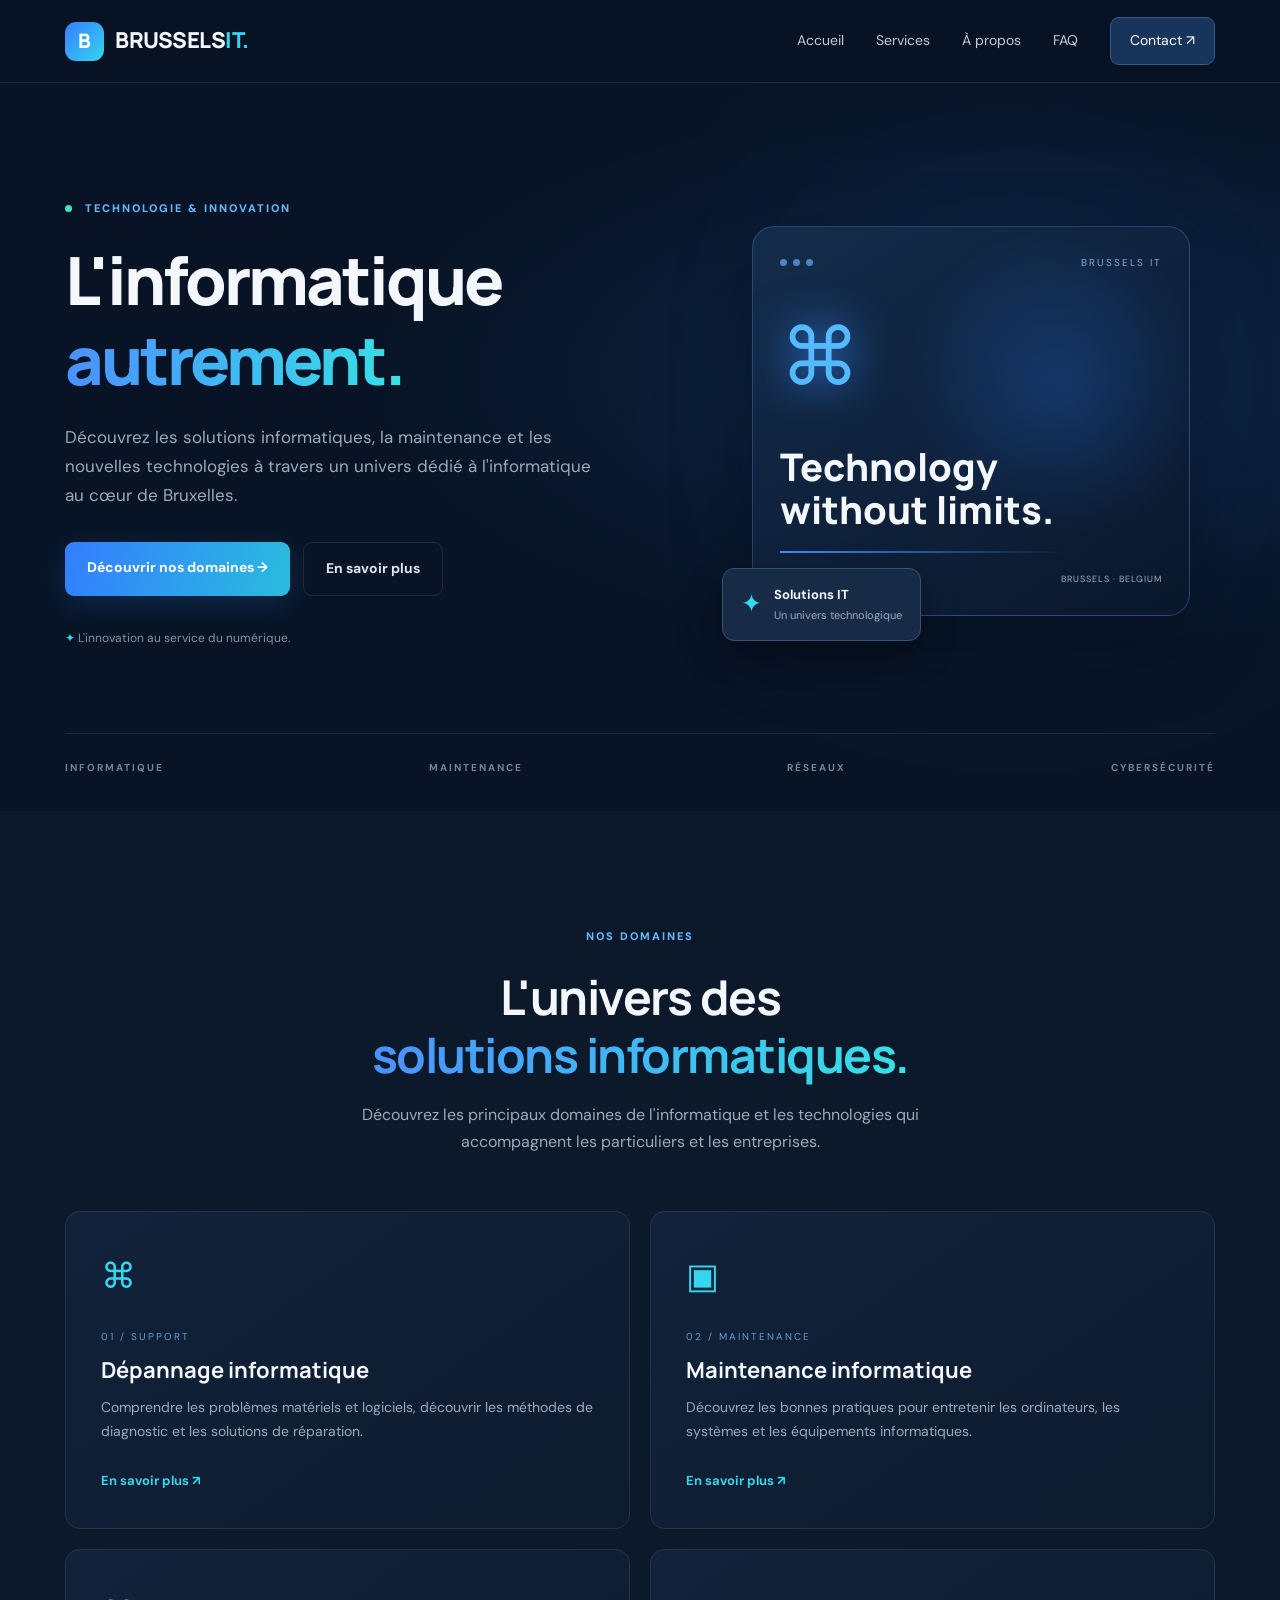
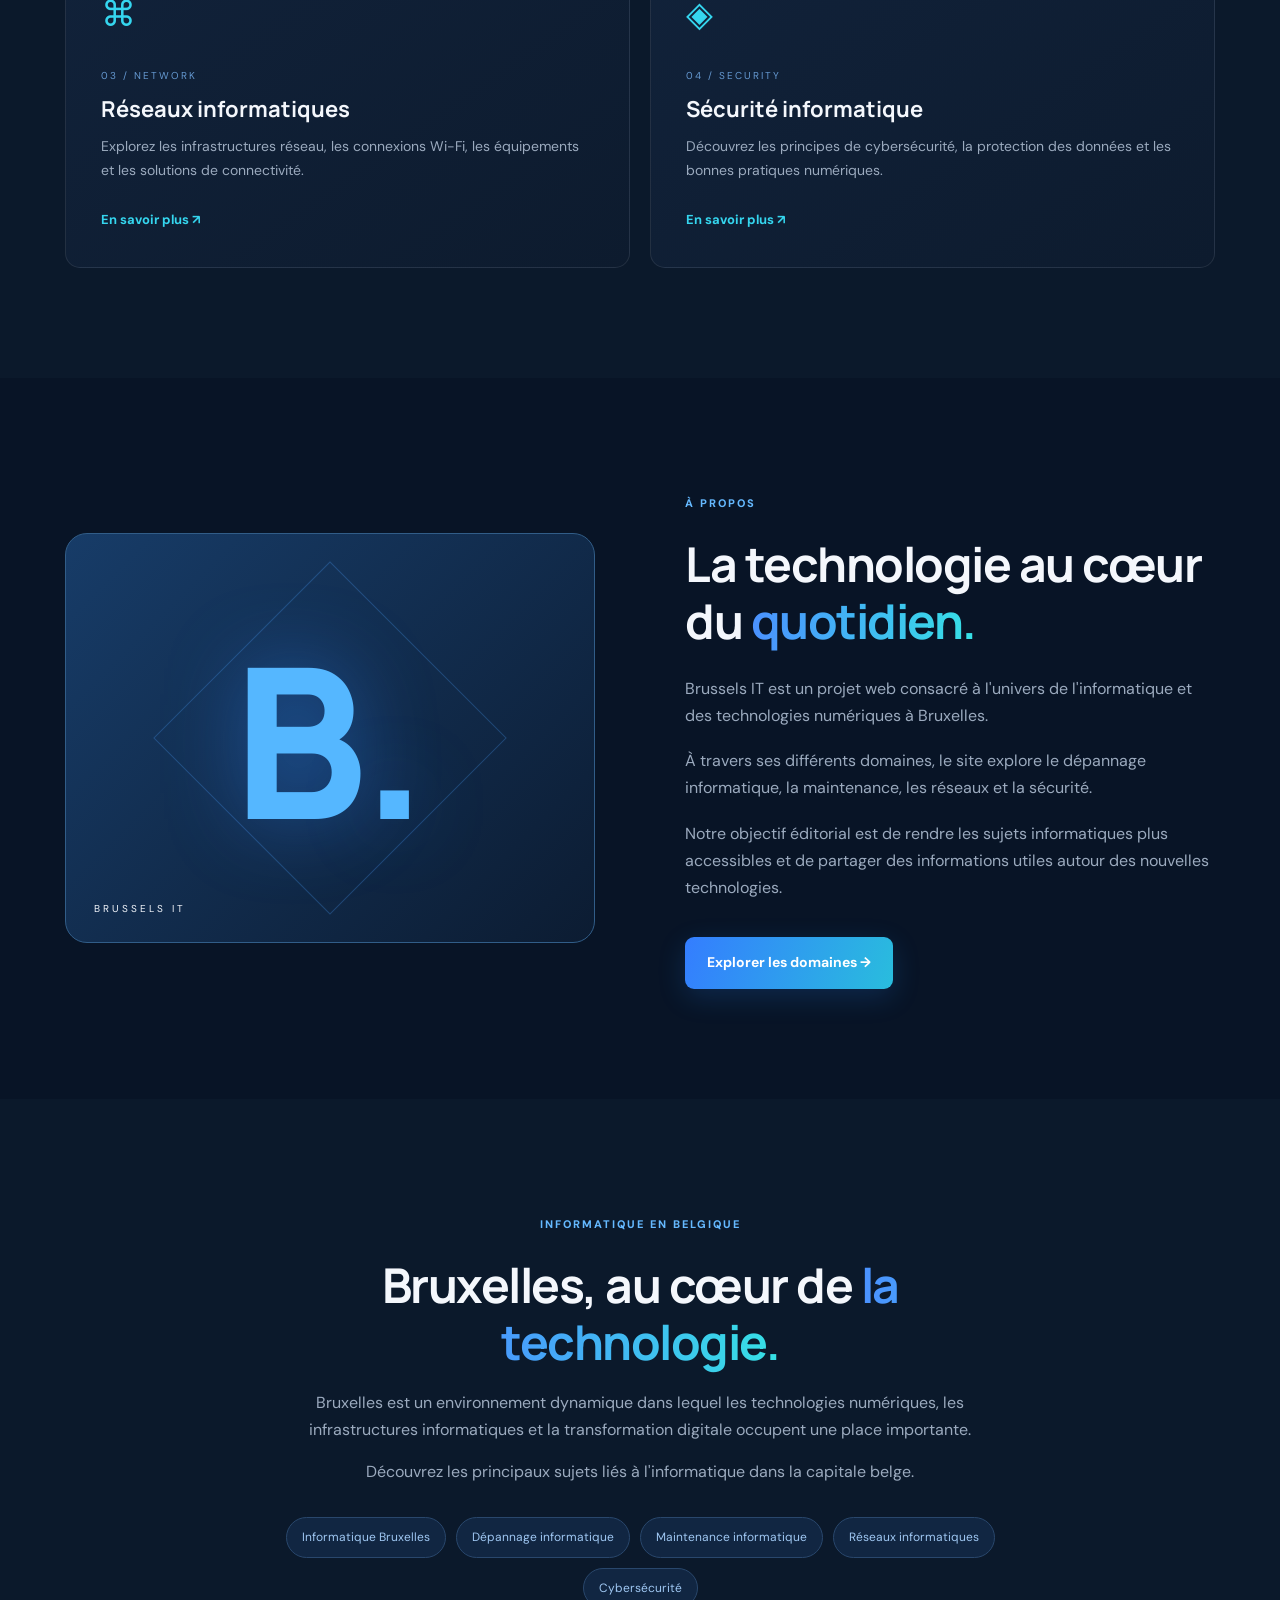
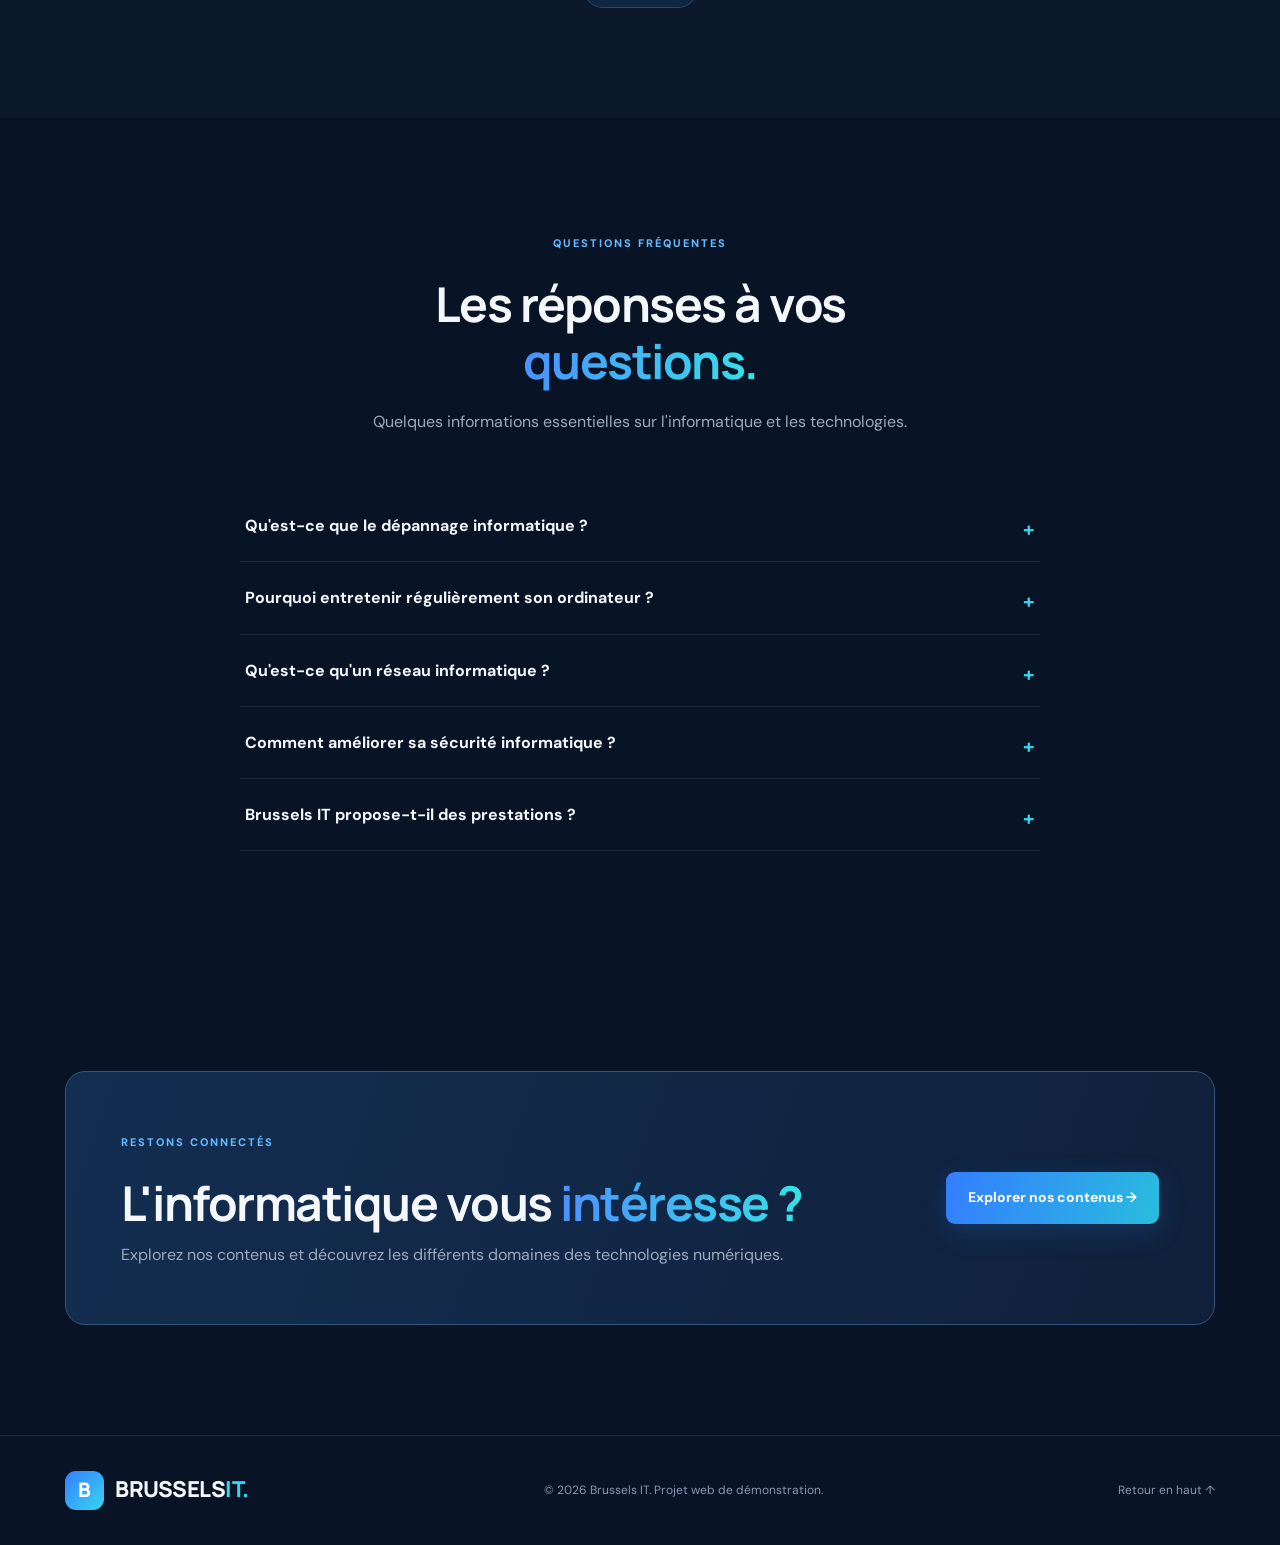
<file: index.html>
<!DOCTYPE html>
<html lang="fr-BE">

<head>
    <meta charset="UTF-8">
    <meta name="viewport" content="width=device-width, initial-scale=1.0">

    <title>Brussels IT | Informatique et technologies à Bruxelles</title>

    <meta name="description" content="Découvrez Brussels IT, un projet consacré à l'informatique, au dépannage, à la maintenance, aux réseaux et à la cybersécurité à Bruxelles.">

    <meta name="robots" content="index, follow">
    <meta name="theme-color" content="#081426">

    <link rel="canonical" href="https://TON-PSEUDO.github.io/brussels-it/">

    <meta property="og:type" content="website">
    <meta property="og:title" content="Brussels IT | Informatique à Bruxelles">
    <meta property="og:description" content="Explorez l'univers informatique, les réseaux, la maintenance et les technologies numériques à Bruxelles.">
    <meta property="og:locale" content="fr_BE">

    <link rel="stylesheet" href="style.css">

    <link rel="preconnect" href="https://fonts.googleapis.com">
    <link rel="preconnect" href="https://fonts.gstatic.com" crossorigin>

    <link href="https://fonts.googleapis.com/css2?family=DM+Sans:wght@400;500;600;700;800&family=Manrope:wght@400;500;600;700;800&display=swap" rel="stylesheet">

    <script type="application/ld+json">
    {
        "@context": "https://schema.org",
        "@type": "WebSite",
        "name": "Brussels IT",
        "description": "Projet web de démonstration consacré à l'informatique et aux technologies numériques à Bruxelles.",
        "inLanguage": "fr-BE"
    }
    </script>

</head>

<body>

    <!-- HEADER -->

    <header class="header">

        <nav class="navbar container">

            <a href="#accueil" class="logo">
                <span class="logo-icon">B</span>
                <span>BRUSSELS<span class="accent">IT.</span></span>
            </a>

            <button class="menu-toggle"
                aria-label="Ouvrir le menu"
                aria-expanded="false"
                aria-controls="navigation">
                ☰
            </button>

            <div class="nav-links" id="navigation">

                <a href="#accueil">Accueil</a>
                <a href="#services">Services</a>
                <a href="#apropos">À propos</a>
                <a href="#faq">FAQ</a>
                <a href="#contact" class="nav-button">Contact ↗</a>

            </div>

        </nav>

    </header>


    <main>

        <!-- ACCUEIL -->

        <section class="hero" id="accueil">

            <div class="hero-glow"></div>

            <div class="container hero-content">

                <div class="hero-text">

                    <span class="eyebrow">
                        <span class="status-dot"></span>
                        TECHNOLOGIE & INNOVATION
                    </span>

                    <h1>
                        L'informatique<br>
                        <span class="gradient-text">autrement.</span>
                    </h1>

                    <p>
                        Découvrez les solutions informatiques,
                        la maintenance et les nouvelles technologies
                        à travers un univers dédié à l'informatique
                        au cœur de Bruxelles.
                    </p>

                    <div class="hero-actions">

                        <a href="#services" class="btn btn-primary">
                            Découvrir nos domaines →
                        </a>

                        <a href="#apropos" class="btn btn-secondary">
                            En savoir plus
                        </a>

                    </div>

                    <div class="hero-note">
                        <span>✦</span>
                        L'innovation au service du numérique.
                    </div>

                </div>


                <div class="hero-visual">

                    <div class="main-visual">

                        <div class="visual-top">
                            <span class="visual-dot"></span>
                            <span class="visual-dot"></span>
                            <span class="visual-dot"></span>

                            <span class="visual-label">
                                BRUSSELS IT
                            </span>
                        </div>

                        <div class="visual-icon">⌘</div>

                        <div class="visual-title">
                            Technology<br>
                            without limits.
                        </div>

                        <div class="visual-line"></div>

                        <div class="visual-footer">
                            <span>TECHNOLOGY</span>
                            <span>BRUSSELS · BELGIUM</span>
                        </div>

                    </div>

                    <div class="floating-card">

                        <span class="floating-icon">✦</span>

                        <div>
                            <strong>Solutions IT</strong>
                            <small>Un univers technologique</small>
                        </div>

                    </div>

                </div>

            </div>


            <div class="hero-bottom container">

                <span>INFORMATIQUE</span>
                <span>MAINTENANCE</span>
                <span>RÉSEAUX</span>
                <span>CYBERSÉCURITÉ</span>

            </div>

        </section>


        <!-- SERVICES -->

        <section class="section services" id="services">

            <div class="container">

                <div class="section-heading">

                    <span class="eyebrow">NOS DOMAINES</span>

                    <h2>
                        L'univers des<br>
                        <span class="gradient-text">
                            solutions informatiques.
                        </span>
                    </h2>

                    <p>
                        Découvrez les principaux domaines de
                        l'informatique et les technologies qui
                        accompagnent les particuliers et les entreprises.
                    </p>

                </div>


                <div class="services-grid">

                    <article class="service-card">

                        <div class="service-icon">⌘</div>

                        <span class="service-number">01 / SUPPORT</span>

                        <h3>Dépannage informatique</h3>

                        <p>
                            Comprendre les problèmes matériels
                            et logiciels, découvrir les méthodes
                            de diagnostic et les solutions de réparation.
                        </p>

                        <a href="#contact">En savoir plus ↗</a>

                    </article>


                    <article class="service-card">

                        <div class="service-icon">▣</div>

                        <span class="service-number">02 / MAINTENANCE</span>

                        <h3>Maintenance informatique</h3>

                        <p>
                            Découvrez les bonnes pratiques pour
                            entretenir les ordinateurs, les systèmes
                            et les équipements informatiques.
                        </p>

                        <a href="#contact">En savoir plus ↗</a>

                    </article>


                    <article class="service-card">

                        <div class="service-icon">⌘</div>

                        <span class="service-number">03 / NETWORK</span>

                        <h3>Réseaux informatiques</h3>

                        <p>
                            Explorez les infrastructures réseau,
                            les connexions Wi-Fi, les équipements
                            et les solutions de connectivité.
                        </p>

                        <a href="#contact">En savoir plus ↗</a>

                    </article>


                    <article class="service-card">

                        <div class="service-icon">◈</div>

                        <span class="service-number">04 / SECURITY</span>

                        <h3>Sécurité informatique</h3>

                        <p>
                            Découvrez les principes de cybersécurité,
                            la protection des données et les
                            bonnes pratiques numériques.
                        </p>

                        <a href="#contact">En savoir plus ↗</a>

                    </article>

                </div>

            </div>

        </section>

        <!-- A PROPOS -->

        <section class="section about" id="apropos">

            <div class="container about-grid">

                <div class="about-visual">

                    <div class="about-square">

                        <span class="about-big">B.</span>

                        <span class="about-small">
                            BRUSSELS IT
                        </span>

                        <div class="about-decoration"></div>

                    </div>

                </div>


                <div class="about-text">

                    <span class="eyebrow">À PROPOS</span>

                    <h2>
                        La technologie au cœur
                        du <span class="gradient-text">quotidien.</span>
                    </h2>

                    <p>
                        Brussels IT est un projet web consacré
                        à l'univers de l'informatique et des
                        technologies numériques à Bruxelles.
                    </p>

                    <p>
                        À travers ses différents domaines,
                        le site explore le dépannage informatique,
                        la maintenance, les réseaux et la sécurité.
                    </p>

                    <p>
                        Notre objectif éditorial est de rendre
                        les sujets informatiques plus accessibles
                        et de partager des informations utiles
                        autour des nouvelles technologies.
                    </p>

                    <a href="#services" class="btn btn-primary">
                        Explorer les domaines →
                    </a>

                </div>

            </div>

        </section>


        <!-- BRUXELLES -->

        <section class="section local">

            <div class="container local-content">

                <span class="eyebrow">
                    INFORMATIQUE EN BELGIQUE
                </span>

                <h2>
                    Bruxelles, au cœur de
                    <span class="gradient-text">la technologie.</span>
                </h2>

                <p>
                    Bruxelles est un environnement dynamique
                    dans lequel les technologies numériques,
                    les infrastructures informatiques et
                    la transformation digitale occupent
                    une place importante.
                </p>

                <p>
                    Découvrez les principaux sujets liés
                    à l'informatique dans la capitale belge.
                </p>

                <div class="local-tags">

                    <span>Informatique Bruxelles</span>
                    <span>Dépannage informatique</span>
                    <span>Maintenance informatique</span>
                    <span>Réseaux informatiques</span>
                    <span>Cybersécurité</span>

                </div>

            </div>

        </section>


        <!-- FAQ -->

        <section class="section faq" id="faq">

            <div class="container">

                <div class="section-heading">

                    <span class="eyebrow">
                        QUESTIONS FRÉQUENTES
                    </span>

                    <h2>
                        Les réponses à vos
                        <span class="gradient-text">questions.</span>
                    </h2>

                    <p>
                        Quelques informations essentielles
                        sur l'informatique et les technologies.
                    </p>

                </div>


                <div class="faq-list">

                    <details>

                        <summary>
                            Qu'est-ce que le dépannage informatique ?
                        </summary>

                        <p>
                            Le dépannage informatique consiste
                            à identifier et résoudre des problèmes
                            matériels ou logiciels rencontrés
                            sur un ordinateur ou un système.
                        </p>

                    </details>


                    <details>

                        <summary>
                            Pourquoi entretenir régulièrement son ordinateur ?
                        </summary>

                        <p>
                            L'entretien informatique permet
                            de limiter l'accumulation de fichiers
                            inutiles, de maintenir les logiciels
                            à jour et de surveiller l'état
                            des équipements.
                        </p>

                    </details>


                    <details>

                        <summary>
                            Qu'est-ce qu'un réseau informatique ?
                        </summary>

                        <p>
                            Un réseau informatique permet à
                            plusieurs appareils de communiquer
                            et de partager des ressources,
                            des fichiers ou une connexion Internet.
                        </p>

                    </details>


                    <details>

                        <summary>
                            Comment améliorer sa sécurité informatique ?
                        </summary>

                        <p>
                            L'utilisation de mots de passe uniques,
                            l'authentification à plusieurs facteurs,
                            les mises à jour et les sauvegardes
                            régulières constituent de bonnes pratiques.
                        </p>

                    </details>


                    <details>

                        <summary>
                            Brussels IT propose-t-il des prestations ?
                        </summary>

                        <p>
                            Non. Brussels IT est un projet de
                            démonstration web et éditorial.
                            Il présente des informations sur
                            l'informatique et ne propose pas
                            de prestations commerciales réelles.
                        </p>

                    </details>

                </div>

            </div>

        </section>


        <!-- CONTACT -->

        <section class="section contact" id="contact">

            <div class="container">

                <div class="contact-box">

                    <div>

                        <span class="eyebrow">
                            RESTONS CONNECTÉS
                        </span>

                        <h2>
                            L'informatique vous
                            <span class="gradient-text">intéresse ?</span>
                        </h2>

                        <p>
                            Explorez nos contenus et découvrez
                            les différents domaines des
                            technologies numériques.
                        </p>

                    </div>

                    <a href="#services" class="btn btn-primary">
                        Explorer nos contenus →
                    </a>

                </div>

            </div>

        </section>

    </main>


    <!-- FOOTER -->

    <footer class="footer">

        <div class="container footer-content">

            <a href="#accueil" class="logo">

                <span class="logo-icon">B</span>

                <span>
                    BRUSSELS<span class="accent">IT.</span>
                </span>

            </a>

            <p>
                © <span id="current-year"></span> Brussels IT.
                Projet web de démonstration.
            </p>

            <a href="#accueil">
                Retour en haut ↑
            </a>

        </div>

    </footer>


    <script src="script.js"></script>

</body>

</html>
</file>
<file: style.css>
/* ==========================================
   BRUSSELS IT - DESIGN PRINCIPAL
   Version premium et responsive
========================================== */

:root {
    --bg: #081426;
    --bg-light: #0e1d32;
    --card: #101f34;
    --blue: #3988ff;
    --cyan: #35d6ef;
    --white: #f4f7fc;
    --muted: #9baabe;
    --border: rgba(255,255,255,.09);
}

/* RESET */

* {
    margin: 0;
    padding: 0;
    box-sizing: border-box;
}

html {
    scroll-behavior: smooth;
    scroll-padding-top: 100px;
}

body {
    background: var(--bg);
    color: var(--white);
    font-family: 'DM Sans', sans-serif;
    line-height: 1.7;
    overflow-x: hidden;
}

a {
    color: inherit;
    text-decoration: none;
}

button {
    font-family: inherit;
}

.container {
    width: min(1150px, 90%);
    margin: auto;
}

.accent {
    color: var(--cyan);
}

/* TEXTES DEGRADES */

.gradient-text {
    background: linear-gradient(90deg, #4b91ff, #36e1e5);
    background-clip: text;
    -webkit-background-clip: text;
    color: transparent;
    -webkit-text-fill-color: transparent;
}

/* ==========================================
   HEADER
========================================== */

.header {
    position: sticky;
    top: 0;
    z-index: 100;
    background: rgba(8,20,38,.94);
    backdrop-filter: blur(18px);
    border-bottom: 1px solid var(--border);
}

.navbar {
    height: 82px;
    display: flex;
    align-items: center;
    justify-content: space-between;
}

.logo {
    display: flex;
    align-items: center;
    gap: 11px;
    font-family: Manrope, sans-serif;
    font-size: 22px;
    font-weight: 800;
    letter-spacing: -.5px;
}

.logo-icon {
    width: 39px;
    height: 39px;
    display: grid;
    place-items: center;
    border-radius: 11px;
    background: linear-gradient(135deg, #367eff, #35d6ef);
    color: white;
    font-size: 20px;
}

.nav-links {
    display: flex;
    align-items: center;
    gap: 32px;
    font-size: 14px;
    color: #c1cbd9;
}

.nav-links a {
    transition: color .25s ease;
}

.nav-links a:hover {
    color: var(--cyan);
}

.nav-button {
    background: #17345b;
    border: 1px solid #315b89;
    padding: 11px 19px;
    border-radius: 9px;
    color: white;
}

.nav-button:hover {
    background: #204773;
}

.menu-toggle {
    display: none;
    background: none;
    color: white;
    border: 0;
    font-size: 27px;
    cursor: pointer;
}

/* ==========================================
   HERO
========================================== */

.hero {
    position: relative;
    overflow: hidden;
    padding: 110px 0 35px;

    background:
        radial-gradient(
            ellipse at 80% 40%,
            rgba(37,103,196,.18),
            transparent 45%
        ),
        var(--bg);
}

.hero-glow {
    position: absolute;
    width: 400px;
    height: 400px;
    background: #1b75e9;
    opacity: .09;
    filter: blur(120px);
    right: 5%;
    top: 15%;
    pointer-events: none;
}

.hero-content {
    display: grid;
    grid-template-columns: 1.1fr .9fr;
    align-items: center;
    gap: 65px;
    position: relative;
}

.eyebrow {
    display: inline-block;
    font-size: 11px;
    font-weight: 800;
    letter-spacing: 2px;
    color: #65b9ff;
    margin-bottom: 22px;
}

.status-dot {
    display: inline-block;
    width: 7px;
    height: 7px;
    background: #3ee6bb;
    border-radius: 50%;
    margin-right: 8px;
}

h1, h2, h3 {
    font-family: Manrope, sans-serif;
    line-height: 1.2;
}

.hero h1 {
    font-size: clamp(45px, 5.2vw, 70px);
    font-weight: 800;
    letter-spacing: -3px;
    margin-bottom: 24px;
}

.hero-text > p {
    max-width: 530px;
    color: var(--muted);
    font-size: 17px;
    margin-bottom: 32px;
}

.hero-actions {
    display: flex;
    flex-wrap: wrap;
    gap: 13px;
}

.btn {
    display: inline-block;
    padding: 14px 22px;
    border-radius: 9px;
    font-size: 14px;
    font-weight: 700;
    transition: .25s ease;
}

.btn-primary {
    background: linear-gradient(110deg, #347dff, #29bddd);
    color: white;
    box-shadow: 0 8px 28px rgba(41,137,255,.18);
}

.btn-primary:hover {
    transform: translateY(-3px);
    box-shadow: 0 12px 35px rgba(41,137,255,.35);
}

.btn-secondary {
    border: 1px solid var(--border);
    color: #dce7f7;
}

.btn-secondary:hover {
    background: rgba(255,255,255,.06);
}

.hero-note {
    margin-top: 32px;
    color: #8192a9;
    font-size: 12px;
}

.hero-note span {
    color: var(--cyan);
}

/* ==========================================
   HERO VISUEL
========================================== */

.hero-visual {
    position: relative;
    padding: 25px;
}

.main-visual {
    min-height: 390px;
    border: 1px solid rgba(91,164,255,.3);
    border-radius: 22px;
    padding: 27px;

    background:
        radial-gradient(
            circle at 70% 40%,
            rgba(37,127,255,.23),
            transparent 40%
        ),
        linear-gradient(145deg, #142c4c, #0a172b);

    box-shadow: 0 30px 80px rgba(0,0,0,.3);

    display: flex;
    flex-direction: column;
    justify-content: space-between;
}

.visual-top {
    display: flex;
    gap: 6px;
    align-items: center;
}

.visual-dot {
    height: 7px;
    width: 7px;
    border-radius: 50%;
    background: #4c83c4;
}

.visual-label {
    margin-left: auto;
    font-size: 10px;
    letter-spacing: 2px;
    color: #8caacb;
}

.visual-icon {
    font-size: 80px;
    color: #55b9ff;
    text-shadow: 0 0 45px #358dff;
}

.visual-title {
    font-family: Manrope, sans-serif;
    font-size: 38px;
    font-weight: 800;
    line-height: 1.15;
}

.visual-line {
    height: 2px;
    width: 75%;
    background: linear-gradient(90deg, #3e8eff, transparent);
}

.visual-footer {
    display: flex;
    justify-content: space-between;
    font-size: 9px;
    letter-spacing: 1px;
    color: #9bb2d0;
}

.floating-card {
    position: absolute;
    bottom: 0;
    left: -5px;
    background: #172b47;
    border: 1px solid #345477;
    border-radius: 12px;
    padding: 14px 18px;
    display: flex;
    align-items: center;
    gap: 12px;
    box-shadow: 0 12px 35px #0005;
}

.floating-icon {
    color: var(--cyan);
    font-size: 25px;
}

.floating-card strong,
.floating-card small {
    display: block;
}

.floating-card strong {
    font-size: 13px;
}

.floating-card small {
    color: var(--muted);
    font-size: 11px;
}

/* ==========================================
   BANDEAU
========================================== */

.hero-bottom {
    display: flex;
    justify-content: space-between;
    border-top: 1px solid var(--border);
    margin-top: 85px;
    padding-top: 25px;
    color: #71849f;
    font-size: 10px;
    letter-spacing: 2px;
    font-weight: 700;
}

/* ==========================================
   SECTIONS
========================================== */

.section {
    padding: 110px 0;
}

.section-heading {
    text-align: center;
    max-width: 650px;
    margin: 0 auto 55px;
}

.section-heading h2,
.about-text h2,
.local h2,
.contact h2 {
    font-size: clamp(34px, 4vw, 48px);
    letter-spacing: -1.5px;
    margin-bottom: 18px;
}

.section-heading p,
.about-text p,
.local-content > p,
.contact p {
    color: var(--muted);
}

/* ==========================================
   SERVICES
========================================== */

.services {
    background: #0b192b;
}

.services-grid {
    display: grid;
    grid-template-columns: repeat(2, 1fr);
    gap: 20px;
}

.service-card {
    padding: 35px;
    border: 1px solid var(--border);
    border-radius: 15px;
    background: linear-gradient(145deg, #11223a, #0d1b2e);
    transition: .3s;
}

.service-card:hover {
    transform: translateY(-6px);
    border-color: #367fbd;
}

.service-icon {
    font-size: 35px;
    color: var(--cyan);
    margin-bottom: 22px;
}

.service-number {
    display: block;
    font-size: 10px;
    color: #6599d1;
    letter-spacing: 2px;
    margin-bottom: 12px;
}

.service-card h3 {
    font-size: 22px;
    margin-bottom: 13px;
}

.service-card p {
    color: var(--muted);
    font-size: 14px;
    margin-bottom: 22px;
}

.service-card a {
    font-size: 13px;
    font-weight: 700;
    color: var(--cyan);
}

.service-card a:hover {
    color: white;
}

/* ==========================================
   A PROPOS
========================================== */

.about-grid {
    display: grid;
    grid-template-columns: 1fr 1fr;
    gap: 90px;
    align-items: center;
}

.about-square {
    height: 410px;
    border-radius: 22px;
    background: linear-gradient(135deg, #173c68, #0c1c32);
    border: 1px solid #315d88;
    position: relative;
    overflow: hidden;
    display: grid;
    place-items: center;
}

.about-big {
    font-family: Manrope, sans-serif;
    font-size: 210px;
    font-weight: 800;
    color: #55b7ff;
    text-shadow: 0 0 80px #328bff77;
}

.about-small {
    position: absolute;
    bottom: 25px;
    left: 28px;
    font-size: 10px;
    letter-spacing: 3px;
}

.about-decoration {
    position: absolute;
    width: 250px;
    height: 250px;
    border: 1px solid #4ca3ff44;
    transform: rotate(45deg);
}

.about-text h2 {
    margin-bottom: 25px;
}

.about-text p {
    margin-bottom: 18px;
}

.about-text .btn {
    margin-top: 18px;
}

/* ==========================================
   SECTION BRUXELLES
========================================== */

.local {
    text-align: center;
    background: #0b192b;
}

.local-content {
    max-width: 780px;
}

.local-content > p {
    max-width: 680px;
    margin: 0 auto 15px;
}

.local-tags {
    display: flex;
    justify-content: center;
    flex-wrap: wrap;
    gap: 10px;
    margin-top: 32px;
}

.local-tags span {
    border: 1px solid #29476c;
    background: #112642;
    border-radius: 30px;
    padding: 9px 15px;
    font-size: 12px;
    color: #9fc7f2;
}

/* ==========================================
   FAQ
========================================== */

.faq-list {
    max-width: 800px;
    margin: auto;
}

.faq-list details {
    border-bottom: 1px solid var(--border);
    padding: 22px 5px;
}

.faq-list summary {
    cursor: pointer;
    font-weight: 700;
    list-style: none;
}

.faq-list summary::-webkit-details-marker {
    display: none;
}

.faq-list summary::after {
    content: "+";
    float: right;
    color: var(--cyan);
    font-size: 20px;
}

.faq-list details[open] summary::after {
    content: "−";
}

.faq-list details p {
    color: var(--muted);
    padding-top: 15px;
    font-size: 14px;
}

/* ==========================================
   CONTACT
========================================== */

.contact-box {
    background: linear-gradient(110deg, #132e51, #10203a);
    border: 1px solid #31557e;
    border-radius: 20px;
    padding: 55px;

    display: flex;
    align-items: center;
    justify-content: space-between;
    gap: 30px;
}

.contact-box h2 {
    margin-bottom: 10px;
}

/* ==========================================
   FOOTER
========================================== */

.footer {
    border-top: 1px solid var(--border);
    padding: 35px 0;
}

.footer-content {
    display: flex;
    align-items: center;
    justify-content: space-between;
    gap: 20px;
}

.footer p,
.footer-content > a:last-child {
    color: #8799b0;
    font-size: 12px;
}

/* ==========================================
   ANIMATIONS
========================================== */

.service-card,
.btn,
.nav-links a {
    transition: all .25s ease;
}

/* ==========================================
   TABLETTES
========================================== */

@media (max-width: 850px) {

    .hero-content {
        grid-template-columns: 1fr;
        gap: 35px;
    }

    .hero-visual {
        max-width: 550px;
        width: 100%;
        margin: auto;
    }

    .about-grid {
        grid-template-columns: 1fr;
        gap: 45px;
    }

    .about-visual {
        max-width: 550px;
        width: 100%;
        margin: auto;
    }

    .contact-box {
        align-items: flex-start;
        flex-direction: column;
    }

    .menu-toggle {
        display: block;
    }

    .nav-links {
        display: none;
        position: absolute;
        top: 82px;
        left: 0;
        width: 100%;
        padding: 25px;
        background: #0c1a2d;
        flex-direction: column;
        align-items: stretch;
        gap: 20px;
        border-bottom: 1px solid var(--border);
    }

    .nav-links.active {
        display: flex;
    }

}

/* ==========================================
   SMARTPHONES
========================================== */

@media (max-width: 550px) {

    .hero {
        padding-top: 70px;
    }

    .hero h1 {
        font-size: 43px;
        letter-spacing: -2px;
    }

    .hero-text > p {
        font-size: 15px;
    }

    .hero-bottom {
        flex-wrap: wrap;
        gap: 15px;
    }

    .section {
        padding: 75px 0;
    }

    .services-grid {
        grid-template-columns: 1fr;
    }

    .service-card {
        padding: 27px;
    }

    .main-visual {
        min-height: 320px;
    }

    .visual-title {
        font-size: 30px;
    }

    .about-square {
        height: 310px;
    }

    .about-big {
        font-size: 150px;
    }

    .contact-box {
        padding: 30px;
    }

    .footer-content {
        flex-direction: column;
        align-items: flex-start;
    }

}

/* ==========================================
   ACCESSIBILITE
========================================== */

a:focus-visible,
button:focus-visible,
summary:focus-visible {
    outline: 2px solid var(--cyan);
    outline-offset: 4px;
}

@media (prefers-reduced-motion: reduce) {

    html {
        scroll-behavior: auto;
    }

    *,
    *::before,
    *::after {
        transition-duration: .01ms !important;
        animation-duration: .01ms !important;
    }

}
</file>
